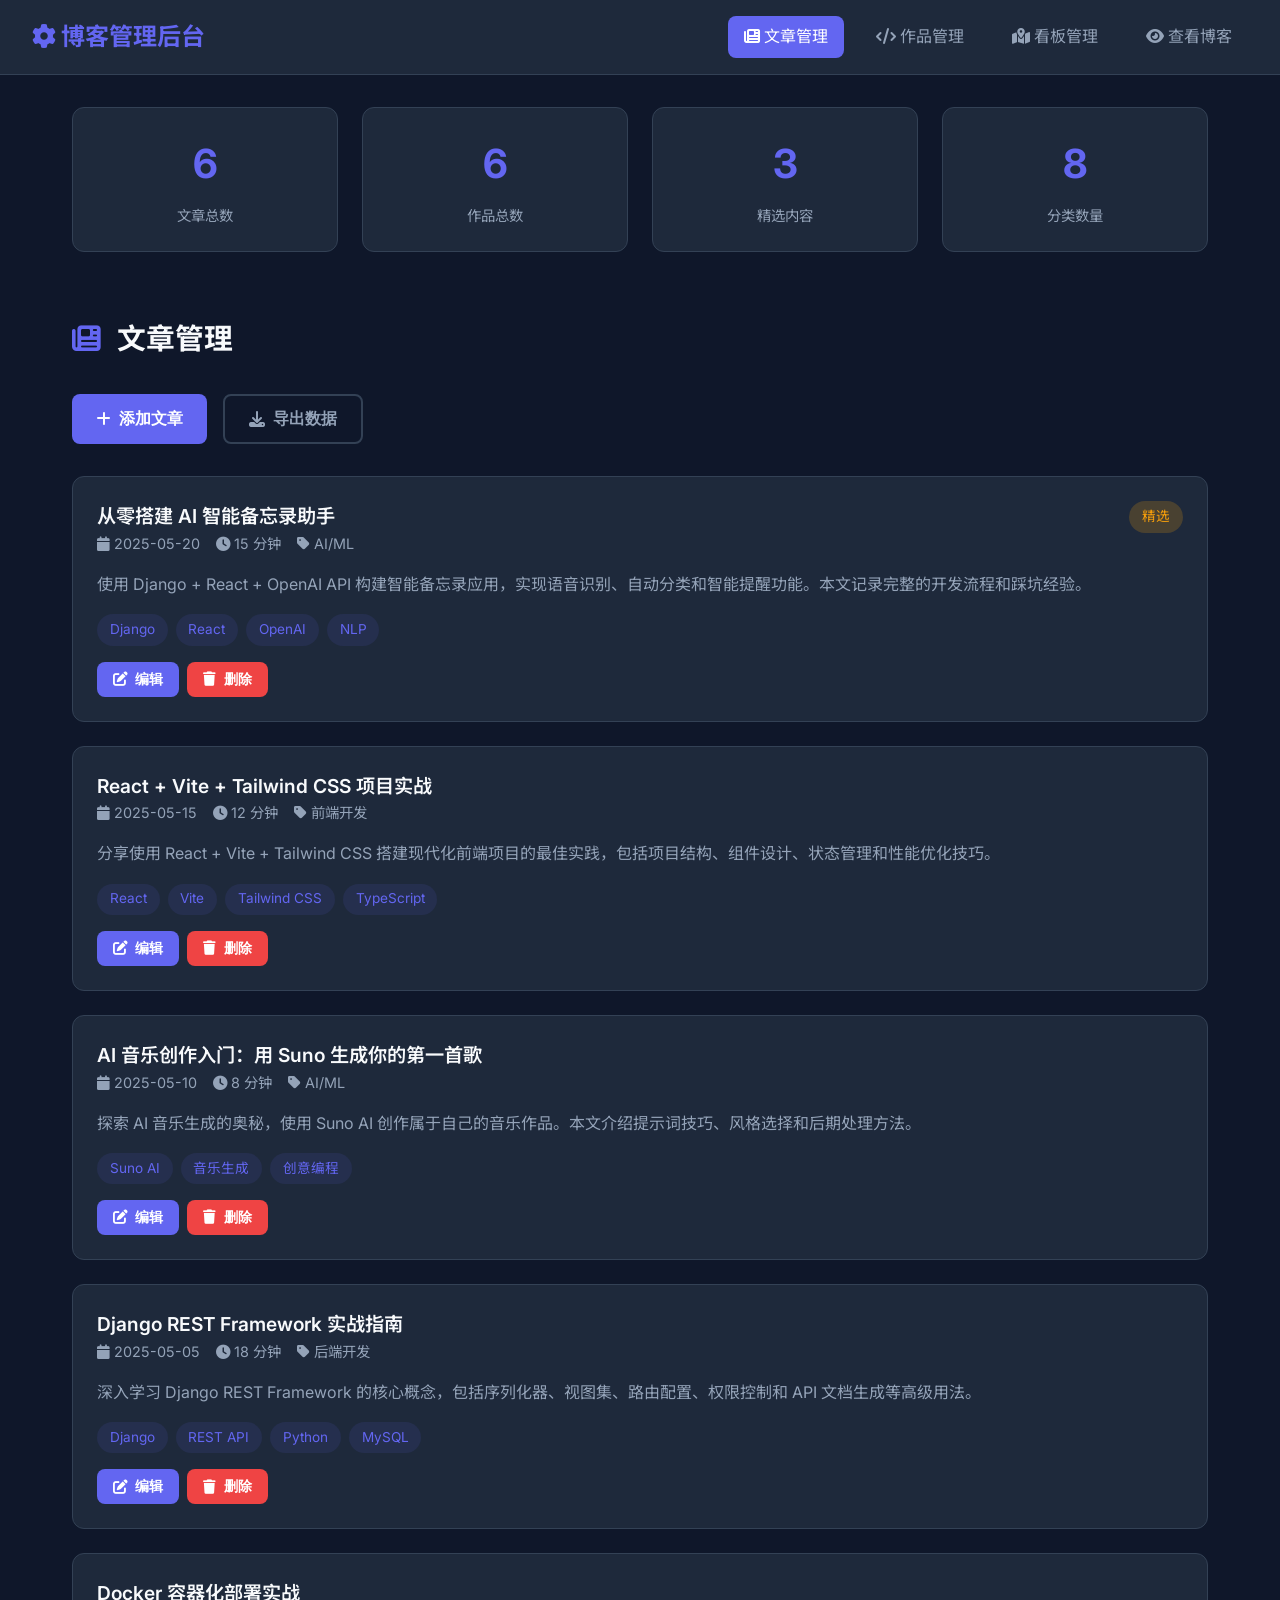
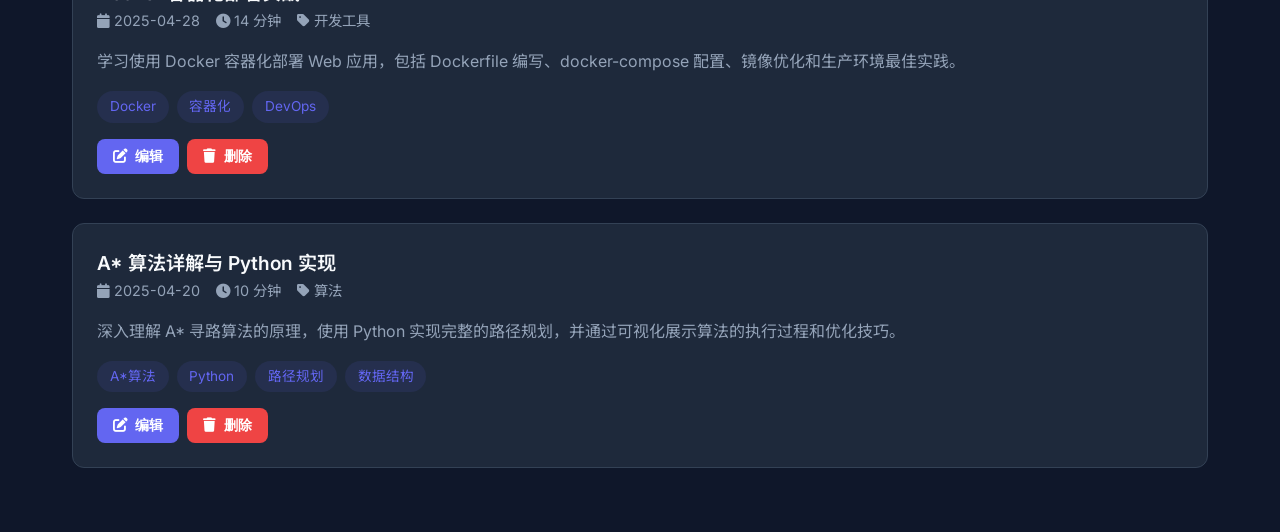
<file: admin.html>
<!DOCTYPE html>
<html lang="zh-CN">
<head>
    <meta charset="UTF-8">
    <meta name="viewport" content="width=device-width, initial-scale=1.0">
    <title>博客管理后台 - Jax</title>
    <link rel="preconnect" href="https://fonts.googleapis.com">
    <link href="https://fonts.googleapis.com/css2?family=Inter:wght@300;400;500;600;700&family=Noto+Sans+SC:wght@300;400;500;700&display=swap" rel="stylesheet">
    <link rel="stylesheet" href="https://cdnjs.cloudflare.com/ajax/libs/font-awesome/6.5.1/css/all.min.css">
    <style>
        :root {
            --bg-primary: #0f172a;
            --bg-secondary: #1e293b;
            --bg-tertiary: #334155;
            --text-primary: #f8fafc;
            --text-secondary: #94a3b8;
            --accent: #6366f1;
            --accent-secondary: #8b5cf6;
            --success: #10b981;
            --warning: #f59e0b;
            --danger: #ef4444;
            --border: #334155;
        }

        * {
            margin: 0;
            padding: 0;
            box-sizing: border-box;
        }

        body {
            font-family: 'Inter', 'Noto Sans SC', sans-serif;
            background: var(--bg-primary);
            color: var(--text-primary);
            line-height: 1.6;
        }

        .container {
            max-width: 1200px;
            margin: 0 auto;
            padding: 2rem;
        }

        /* 头部导航 */
        .admin-header {
            background: var(--bg-secondary);
            border-bottom: 1px solid var(--border);
            padding: 1rem 2rem;
            display: flex;
            justify-content: space-between;
            align-items: center;
        }

        .admin-logo {
            font-size: 1.5rem;
            font-weight: 700;
            color: var(--accent);
        }

        .admin-nav {
            display: flex;
            gap: 1rem;
        }

        .admin-nav a {
            color: var(--text-secondary);
            text-decoration: none;
            padding: 0.5rem 1rem;
            border-radius: 8px;
            transition: all 0.3s;
        }

        .admin-nav a:hover,
        .admin-nav a.active {
            background: var(--accent);
            color: white;
        }

        /* 主要内容 */
        .main-content {
            padding: 2rem 0;
        }

        .section-title {
            font-size: 1.8rem;
            font-weight: 700;
            margin-bottom: 2rem;
            color: var(--text-primary);
            display: flex;
            align-items: center;
            gap: 1rem;
        }

        .section-title i {
            color: var(--accent);
        }

        /* 操作按钮 */
        .actions {
            display: flex;
            gap: 1rem;
            margin-bottom: 2rem;
        }

        .btn {
            padding: 0.8rem 1.5rem;
            border: none;
            border-radius: 8px;
            font-size: 1rem;
            font-weight: 600;
            cursor: pointer;
            transition: all 0.3s;
            display: inline-flex;
            align-items: center;
            gap: 0.5rem;
        }

        .btn-primary {
            background: var(--accent);
            color: white;
        }

        .btn-primary:hover {
            background: var(--accent-secondary);
            transform: translateY(-2px);
        }

        .btn-success {
            background: var(--success);
            color: white;
        }

        .btn-success:hover {
            background: #059669;
        }

        .btn-danger {
            background: var(--danger);
            color: white;
        }

        .btn-danger:hover {
            background: #dc2626;
        }

        .btn-outline {
            background: transparent;
            border: 2px solid var(--border);
            color: var(--text-secondary);
        }

        .btn-outline:hover {
            border-color: var(--accent);
            color: var(--accent);
        }

        /* 内容卡片 */
        .content-grid {
            display: grid;
            gap: 1.5rem;
        }

        .content-card {
            background: var(--bg-secondary);
            border: 1px solid var(--border);
            border-radius: 12px;
            padding: 1.5rem;
            transition: all 0.3s;
        }

        .content-card:hover {
            border-color: var(--accent);
            transform: translateY(-2px);
        }

        .card-header {
            display: flex;
            justify-content: space-between;
            align-items: flex-start;
            margin-bottom: 1rem;
        }

        .card-title {
            font-size: 1.2rem;
            font-weight: 600;
            color: var(--text-primary);
        }

        .card-meta {
            display: flex;
            gap: 1rem;
            color: var(--text-secondary);
            font-size: 0.9rem;
        }

        .card-description {
            color: var(--text-secondary);
            margin-bottom: 1rem;
            line-height: 1.7;
        }

        .card-tags {
            display: flex;
            flex-wrap: wrap;
            gap: 0.5rem;
            margin-bottom: 1rem;
        }

        .tag {
            background: rgba(99, 102, 241, 0.1);
            color: var(--accent);
            padding: 0.3rem 0.8rem;
            border-radius: 20px;
            font-size: 0.85rem;
        }

        .card-actions {
            display: flex;
            gap: 0.5rem;
        }

        .btn-sm {
            padding: 0.5rem 1rem;
            font-size: 0.9rem;
        }

        /* 模态框 */
        .modal {
            display: none;
            position: fixed;
            top: 0;
            left: 0;
            right: 0;
            bottom: 0;
            background: rgba(0, 0, 0, 0.8);
            z-index: 1000;
            align-items: center;
            justify-content: center;
        }

        .modal.active {
            display: flex;
        }

        .modal-content {
            background: var(--bg-secondary);
            border-radius: 16px;
            padding: 2rem;
            width: 90%;
            max-width: 600px;
            max-height: 90vh;
            overflow-y: auto;
        }

        .modal-header {
            display: flex;
            justify-content: space-between;
            align-items: center;
            margin-bottom: 2rem;
        }

        .modal-title {
            font-size: 1.5rem;
            font-weight: 700;
        }

        .modal-close {
            background: none;
            border: none;
            color: var(--text-secondary);
            font-size: 1.5rem;
            cursor: pointer;
            padding: 0.5rem;
        }

        .modal-close:hover {
            color: var(--danger);
        }

        /* 表单 */
        .form-group {
            margin-bottom: 1.5rem;
        }

        .form-label {
            display: block;
            margin-bottom: 0.5rem;
            color: var(--text-primary);
            font-weight: 500;
        }

        .form-input,
        .form-textarea,
        .form-select {
            width: 100%;
            padding: 0.8rem 1rem;
            background: var(--bg-tertiary);
            border: 1px solid var(--border);
            border-radius: 8px;
            color: var(--text-primary);
            font-size: 1rem;
            font-family: inherit;
            transition: border-color 0.3s;
        }

        .form-input:focus,
        .form-textarea:focus,
        .form-select:focus {
            outline: none;
            border-color: var(--accent);
        }

        .form-textarea {
            min-height: 120px;
            resize: vertical;
        }

        .form-help {
            color: var(--text-secondary);
            font-size: 0.85rem;
            margin-top: 0.3rem;
        }

        /* 标签输入 */
        .tags-input {
            display: flex;
            flex-wrap: wrap;
            gap: 0.5rem;
            padding: 0.5rem;
            background: var(--bg-tertiary);
            border: 1px solid var(--border);
            border-radius: 8px;
            min-height: 50px;
        }

        .tags-input .tag {
            display: flex;
            align-items: center;
            gap: 0.3rem;
        }

        .tags-input .tag button {
            background: none;
            border: none;
            color: var(--accent);
            cursor: pointer;
            padding: 0;
            font-size: 0.9rem;
        }

        .tags-input input {
            flex: 1;
            min-width: 100px;
            background: none;
            border: none;
            color: var(--text-primary);
            font-size: 1rem;
            outline: none;
        }

        /* 统计信息 */
        .stats {
            display: grid;
            grid-template-columns: repeat(auto-fit, minmax(200px, 1fr));
            gap: 1.5rem;
            margin-bottom: 2rem;
        }

        .stat-card {
            background: var(--bg-secondary);
            border: 1px solid var(--border);
            border-radius: 12px;
            padding: 1.5rem;
            text-align: center;
        }

        .stat-number {
            font-size: 2.5rem;
            font-weight: 700;
            color: var(--accent);
            margin-bottom: 0.5rem;
        }

        .stat-label {
            color: var(--text-secondary);
            font-size: 0.9rem;
        }

        /* 响应式 */
        @media (max-width: 768px) {
            .container {
                padding: 1rem;
            }

            .admin-header {
                flex-direction: column;
                gap: 1rem;
            }

            .admin-nav {
                flex-wrap: wrap;
                justify-content: center;
            }

            .actions {
                flex-direction: column;
            }

            .btn {
                width: 100%;
                justify-content: center;
            }

            .stats {
                grid-template-columns: repeat(2, 1fr);
            }
        }

        /* 看板管理样式 */
        .roadmap-admin-phase {
            background: var(--bg-secondary);
            border: 1px solid var(--border);
            border-radius: 12px;
            margin-bottom: 1.5rem;
            overflow: hidden;
        }

        .roadmap-admin-header {
            display: flex;
            justify-content: space-between;
            align-items: center;
            padding: 1rem 1.5rem;
            background: linear-gradient(135deg, rgba(6, 182, 212, 0.08), rgba(99, 102, 241, 0.05));
            border-bottom: 1px solid var(--border);
        }

        .roadmap-admin-header h3 {
            margin: 0;
            font-size: 1.1rem;
            color: var(--text-primary);
            display: flex;
            align-items: center;
            gap: 0.5rem;
        }

        .roadmap-admin-header h3 i {
            color: var(--cyan);
        }

        .admin-phase-badge {
            font-family: 'JetBrains Mono', monospace;
            font-size: 0.85rem;
            color: var(--cyan);
            background: rgba(6, 182, 212, 0.1);
            padding: 0.3rem 0.8rem;
            border-radius: 20px;
            border: 1px solid rgba(6, 182, 212, 0.2);
        }

        .admin-kp-list, .admin-project-section, .admin-insights-section {
            padding: 1.5rem;
            border-bottom: 1px solid var(--border);
        }

        .admin-kp-list:last-child, .admin-project-section:last-child, .admin-insights-section:last-child {
            border-bottom: none;
        }

        .admin-kp-list h4, .admin-project-section h4, .admin-insights-section h4 {
            font-size: 0.95rem;
            color: var(--text-secondary);
            margin: 0 0 1rem 0;
            display: flex;
            align-items: center;
            gap: 0.5rem;
        }

        .admin-kp-list h4 i { color: var(--cyan); }
        .admin-project-section h4 i { color: var(--accent-light); }
        .admin-insights-section h4 i { color: var(--orange); }

        .admin-kp-item {
            display: flex;
            align-items: center;
            gap: 0.75rem;
            padding: 0.6rem 0;
            border-bottom: 1px solid rgba(255, 255, 255, 0.03);
        }

        .admin-kp-item:last-of-type {
            border-bottom: none;
        }

        .admin-kp-name {
            flex: 1;
            font-size: 0.9rem;
            color: var(--text-primary);
        }

        .admin-add-kp {
            display: flex;
            gap: 0.75rem;
            margin-top: 1rem;
            align-items: center;
        }

        .admin-add-kp .form-input {
            flex: 1;
        }

        @media (max-width: 768px) {
            .admin-kp-item {
                flex-wrap: wrap;
            }
            .admin-kp-name {
                width: 100%;
            }
            .admin-add-kp {
                flex-direction: column;
            }
            .admin-add-kp .btn {
                width: 100%;
            }
        }
    </style>
    </style>
</head>
<body>
    <!-- 头部导航 -->
    <header class="admin-header">
        <div class="admin-logo">
            <i class="fas fa-cog"></i> 博客管理后台
        </div>
        <nav class="admin-nav">
            <a href="#articles" class="active" onclick="showSection('articles')">
                <i class="fas fa-newspaper"></i> 文章管理
            </a>
            <a href="#works" onclick="showSection('works')">
                <i class="fas fa-code"></i> 作品管理
            </a>
            <a href="#roadmap" onclick="showSection('roadmap')">
                <i class="fas fa-map-marked-alt"></i> 看板管理
            </a>
            <a href="index.html">
                <i class="fas fa-eye"></i> 查看博客
            </a>
        </nav>
    </header>

    <div class="container">
        <!-- 统计信息 -->
        <div class="stats">
            <div class="stat-card">
                <div class="stat-number" id="articleCount">0</div>
                <div class="stat-label">文章总数</div>
            </div>
            <div class="stat-card">
                <div class="stat-number" id="workCount">0</div>
                <div class="stat-label">作品总数</div>
            </div>
            <div class="stat-card">
                <div class="stat-number" id="featuredCount">0</div>
                <div class="stat-label">精选内容</div>
            </div>
            <div class="stat-card">
                <div class="stat-number" id="categoryCount">0</div>
                <div class="stat-label">分类数量</div>
            </div>
        </div>

        <!-- 文章管理 -->
        <section id="articles-section" class="main-content">
            <h2 class="section-title">
                <i class="fas fa-newspaper"></i> 文章管理
            </h2>
            <div class="actions">
                <button class="btn btn-primary" onclick="openArticleModal()">
                    <i class="fas fa-plus"></i> 添加文章
                </button>
                <button class="btn btn-outline" onclick="exportData('articles')">
                    <i class="fas fa-download"></i> 导出数据
                </button>
            </div>
            <div class="content-grid" id="articlesList">
                <!-- 文章列表将通过 JavaScript 动态生成 -->
            </div>
        </section>

        <!-- 作品管理 -->
        <section id="works-section" class="main-content" style="display: none;">
            <h2 class="section-title">
                <i class="fas fa-code"></i> 作品管理
            </h2>
            <div class="actions">
                <button class="btn btn-primary" onclick="openWorkModal()">
                    <i class="fas fa-plus"></i> 添加作品
                </button>
                <button class="btn btn-outline" onclick="exportData('works')">
                    <i class="fas fa-download"></i> 导出数据
                </button>
            </div>
            <div class="content-grid" id="worksList">
                <!-- 作品列表将通过 JavaScript 动态生成 -->
            </div>
        </section>
    </div>


        <!-- 看板管理 -->
        <section id="roadmap-section" class="main-content" style="display: none;">
            <h2 class="section-title">
                <i class="fas fa-map-marked-alt"></i> AI Agent 看板管理
            </h2>
            <div class="actions">
                <button class="btn btn-outline" onclick="exportData('full')">
                    <i class="fas fa-download"></i> 导出完整数据
                </button>
            </div>
            <div id="roadmapEditor">
                <!-- 动态渲染 -->
            </div>
        </section>
    <!-- 文章编辑模态框 -->
    <div class="modal" id="articleModal">
        <div class="modal-content">
            <div class="modal-header">
                <h3 class="modal-title" id="articleModalTitle">添加文章</h3>
                <button class="modal-close" onclick="closeArticleModal()">&times;</button>
            </div>
            <form id="articleForm" onsubmit="saveArticle(event)">
                <input type="hidden" id="articleId">
                <div class="form-group">
                    <label class="form-label">文章标题 *</label>
                    <input type="text" class="form-input" id="articleTitle" required>
                </div>
                <div class="form-group">
                    <label class="form-label">文章摘要 *</label>
                    <textarea class="form-textarea" id="articleExcerpt" required></textarea>
                </div>
                <div class="form-group">
                    <label class="form-label">分类 *</label>
                    <select class="form-select" id="articleCategory" required>
                        <option value="ai">AI/ML</option>
                        <option value="frontend">前端开发</option>
                        <option value="backend">后端开发</option>
                        <option value="devops">开发工具</option>
                        <option value="algorithm">算法</option>
                    </select>
                </div>
                <div class="form-group">
                    <label class="form-label">发布日期 *</label>
                    <input type="date" class="form-input" id="articleDate" required>
                </div>
                <div class="form-group">
                    <label class="form-label">阅读时间</label>
                    <input type="text" class="form-input" id="articleReadTime" placeholder="例如：10 分钟">
                </div>
                <div class="form-group">
                    <label class="form-label">标签（用逗号分隔）</label>
                    <input type="text" class="form-input" id="articleTags" placeholder="例如：React, TypeScript, Vite">
                </div>
                <div class="form-group">
                    <label class="form-label">图标类名</label>
                    <input type="text" class="form-input" id="articleIcon" placeholder="例如：fas fa-brain">
                    <p class="form-help">使用 Font Awesome 图标类名</p>
                </div>
                <div class="form-group">
                    <label class="form-label">文章链接</label>
                    <input type="text" class="form-input" id="articleUrl" placeholder="https://...">
                </div>
                <div class="form-group">
                    <label class="form-label">
                        <input type="checkbox" id="articleFeatured"> 设为精选文章
                    </label>
                </div>
                <div class="actions">
                    <button type="submit" class="btn btn-success">
                        <i class="fas fa-save"></i> 保存
                    </button>
                    <button type="button" class="btn btn-outline" onclick="closeArticleModal()">
                        取消
                    </button>
                </div>
            </form>
        </div>
    </div>

    <!-- 作品编辑模态框 -->
    <div class="modal" id="workModal">
        <div class="modal-content">
            <div class="modal-header">
                <h3 class="modal-title" id="workModalTitle">添加作品</h3>
                <button class="modal-close" onclick="closeWorkModal()">&times;</button>
            </div>
            <form id="workForm" onsubmit="saveWork(event)">
                <input type="hidden" id="workId">
                <div class="form-group">
                    <label class="form-label">作品名称 *</label>
                    <input type="text" class="form-input" id="workTitle" required>
                </div>
                <div class="form-group">
                    <label class="form-label">作品描述 *</label>
                    <textarea class="form-textarea" id="workDescription" required></textarea>
                </div>
                <div class="form-group">
                    <label class="form-label">分类 *</label>
                    <select class="form-select" id="workCategory" required>
                        <option value="ai">AI/ML</option>
                        <option value="web">Web开发</option>
                        <option value="design">设计</option>
                        <option value="creative">创意</option>
                    </select>
                </div>
                <div class="form-group">
                    <label class="form-label">封面图片 URL</label>
                    <input type="text" class="form-input" id="workImage" placeholder="https://...">
                </div>
                <div class="form-group">
                    <label class="form-label">技术栈（用逗号分隔）</label>
                    <input type="text" class="form-input" id="workTech" placeholder="例如：React, Django, MySQL">
                </div>
                <div class="form-group">
                    <label class="form-label">GitHub 链接</label>
                    <input type="text" class="form-input" id="workGithub" placeholder="https://github.com/...">
                </div>
                <div class="form-group">
                    <label class="form-label">演示链接</label>
                    <input type="text" class="form-input" id="workDemo" placeholder="https://...">
                </div>
                <div class="form-group">
                    <label class="form-label">项目状态</label>
                    <select class="form-select" id="workStatus">
                        <option value="已上线">已上线</option>
                        <option value="已完成">已完成</option>
                        <option value="进行中">进行中</option>
                        <option value="持续更新">持续更新</option>
                    </select>
                </div>
                <div class="form-group">
                    <label class="form-label">
                        <input type="checkbox" id="workFeatured"> 设为精选作品
                    </label>
                </div>
                <div class="actions">
                    <button type="submit" class="btn btn-success">
                        <i class="fas fa-save"></i> 保存
                    </button>
                    <button type="button" class="btn btn-outline" onclick="closeWorkModal()">
                        取消
                    </button>
                </div>
            </form>
        </div>
    </div>

    <script>
        // 全局数据
        let blogData = {
            articles: [],
            works: [],
            categories: {},
            agentRoadmap: []
        };

        // 加载数据
        async function loadData() {
            try {
                const response = await fetch('data.json');
                blogData = await response.json();
                if (!blogData.agentRoadmap) blogData.agentRoadmap = [];
                renderArticles();
                renderWorks();
                renderRoadmapEditor();
                updateStats();
            } catch (error) {
                console.error('加载数据失败:', error);
                alert('加载数据失败，请刷新页面重试');
            }
        }

        // 保存数据到本地存储
        function saveToStorage() {
            localStorage.setItem('blogData', JSON.stringify(blogData));
        }

        // 从本地存储加载
        function loadFromStorage() {
            const stored = localStorage.getItem('blogData');
            if (stored) {
                blogData = JSON.parse(stored);
                if (!blogData.agentRoadmap) blogData.agentRoadmap = [];
                return true;
            }
            return false;
        }

        // 更新统计信息
        function updateStats() {
            document.getElementById('articleCount').textContent = blogData.articles.length;
            document.getElementById('workCount').textContent = blogData.works.length;
            
            const featured = blogData.articles.filter(a => a.featured).length + 
                           blogData.works.filter(w => w.featured).length;
            document.getElementById('featuredCount').textContent = featured;
            
            const categories = new Set([
                ...blogData.articles.map(a => a.category),
                ...blogData.works.map(w => w.category)
            ]);
            document.getElementById('categoryCount').textContent = categories.size;
        }

        // 切换栏目
        function showSection(section) {
            document.querySelectorAll('.main-content').forEach(el => {
                el.style.display = 'none';
            });
            document.getElementById(section + '-section').style.display = 'block';
            
            document.querySelectorAll('.admin-nav a').forEach(el => {
                el.classList.remove('active');
            });
            if (event && event.target) {
                event.target.closest('a').classList.add('active');
            }
        }

        // 渲染文章列表
        function renderArticles() {
            const container = document.getElementById('articlesList');
            container.innerHTML = blogData.articles.map(article => `
                <div class="content-card">
                    <div class="card-header">
                        <div>
                            <div class="card-title">${article.title}</div>
                            <div class="card-meta">
                                <span><i class="fas fa-calendar"></i> ${article.date}</span>
                                <span><i class="fas fa-clock"></i> ${article.readTime}</span>
                                <span><i class="fas fa-tag"></i> ${getCategoryName(article.category, 'articles')}</span>
                            </div>
                        </div>
                        ${article.featured ? '<span class="tag" style="background: rgba(245, 158, 11, 0.2); color: #f59e0b;">精选</span>' : ''}
                    </div>
                    <p class="card-description">${article.excerpt}</p>
                    <div class="card-tags">
                        ${article.tags.map(tag => `<span class="tag">${tag}</span>`).join('')}
                    </div>
                    <div class="card-actions">
                        <button class="btn btn-primary btn-sm" onclick="editArticle(${article.id})">
                            <i class="fas fa-edit"></i> 编辑
                        </button>
                        <button class="btn btn-danger btn-sm" onclick="deleteArticle(${article.id})">
                            <i class="fas fa-trash"></i> 删除
                        </button>
                    </div>
                </div>
            `).join('');
        }

        // 渲染作品列表
        function renderWorks() {
            const container = document.getElementById('worksList');
            container.innerHTML = blogData.works.map(work => `
                <div class="content-card">
                    <div class="card-header">
                        <div>
                            <div class="card-title">${work.title}</div>
                            <div class="card-meta">
                                <span><i class="fas fa-tag"></i> ${getCategoryName(work.category, 'works')}</span>
                                <span><i class="fas fa-circle" style="color: ${work.status === '已上线' ? '#10b981' : work.status === '进行中' ? '#f59e0b' : '#6366f1'}"></i> ${work.status}</span>
                            </div>
                        </div>
                        ${work.featured ? '<span class="tag" style="background: rgba(245, 158, 11, 0.2); color: #f59e0b;">精选</span>' : ''}
                    </div>
                    <p class="card-description">${work.description}</p>
                    <div class="card-tags">
                        ${work.tech.map(tag => `<span class="tag">${tag}</span>`).join('')}
                    </div>
                    <div class="card-actions">
                        <button class="btn btn-primary btn-sm" onclick="editWork(${work.id})">
                            <i class="fas fa-edit"></i> 编辑
                        </button>
                        <button class="btn btn-danger btn-sm" onclick="deleteWork(${work.id})">
                            <i class="fas fa-trash"></i> 删除
                        </button>
                        ${work.github ? `<a href="${work.github}" target="_blank" class="btn btn-outline btn-sm"><i class="fab fa-github"></i> GitHub</a>` : ''}
                    </div>
                </div>
            `).join('');
        }

        // 获取分类名称
        function getCategoryName(category, type) {
            return blogData.categories[type]?.[category] || category;
        }

        // ==================== 看板管理 ====================

        // 渲染看板编辑器
        function renderRoadmapEditor() {
            const container = document.getElementById('roadmapEditor');
            if (!container || !blogData.agentRoadmap) return;

            container.innerHTML = blogData.agentRoadmap.map((phase, phaseIdx) => {
                const total = phase.knowledgePoints.length;
                const done = phase.knowledgePoints.filter(kp => kp.status === '已完成').length;
                const percent = total > 0 ? Math.round((done / total) * 100) : 0;

                return `
                <div class="roadmap-admin-phase" data-phase-idx="${phaseIdx}">
                    <div class="roadmap-admin-header">
                        <h3>
                            <i class="${phase.icon || 'fas fa-brain'}"></i>
                            Phase ${phaseIdx + 1}：${phase.title}
                        </h3>
                        <span class="admin-phase-badge">${percent}% · ${done}/${total}</span>
                    </div>

                    <!-- 知识点列表 -->
                    <div class="admin-kp-list">
                        <h4><i class="fas fa-list-check"></i> 知识点管理</h4>
                        ${phase.knowledgePoints.map((kp, kpIdx) => `
                        <div class="admin-kp-item">
                            <span class="admin-kp-name">${kp.name}</span>
                            <select class="form-select admin-kp-status" 
                                onchange="updateKPStatus(${phaseIdx}, ${kpIdx}, this.value)"
                                style="width: auto; min-width: 100px;">
                                <option value="未开始" ${kp.status === '未开始' ? 'selected' : ''}>未开始</option>
                                <option value="进行中" ${kp.status === '进行中' ? 'selected' : ''}>进行中</option>
                                <option value="已完成" ${kp.status === '已完成' ? 'selected' : ''}>已完成</option>
                            </select>
                            <button class="btn btn-danger btn-sm" onclick="removeKP(${phaseIdx}, ${kpIdx})">
                                <i class="fas fa-times"></i>
                            </button>
                        </div>
                        `).join('')}
                        <div class="admin-add-kp">
                            <input type="text" class="form-input" id="newKP-${phaseIdx}" 
                                placeholder="输入新的知识点名称...">
                            <button class="btn btn-primary btn-sm" onclick="addKP(${phaseIdx})">
                                <i class="fas fa-plus"></i> 添加知识点
                            </button>
                        </div>
                    </div>

                    <!-- 项目信息 -->
                    <div class="admin-project-section">
                        <h4><i class="fas fa-code-branch"></i> 实战项目</h4>
                        <div class="form-group">
                            <label class="form-label">项目名称</label>
                            <input type="text" class="form-input" 
                                value="${phase.project?.projectName || ''}"
                                onchange="updateProject(${phaseIdx}, 'projectName', this.value)"
                                placeholder="项目名称">
                        </div>
                        <div class="form-group">
                            <label class="form-label">GitHub 链接</label>
                            <input type="text" class="form-input" 
                                value="${phase.project?.githubLink || ''}"
                                onchange="updateProject(${phaseIdx}, 'githubLink', this.value)"
                                placeholder="https://github.com/...">
                        </div>
                        <div class="form-group">
                            <label class="form-label">Demo 链接</label>
                            <input type="text" class="form-input" 
                                value="${phase.project?.demoLink || ''}"
                                onchange="updateProject(${phaseIdx}, 'demoLink', this.value)"
                                placeholder="https://...">
                        </div>
                    </div>

                    <!-- 学习感想 -->
                    <div class="admin-insights-section">
                        <h4><i class="fas fa-lightbulb"></i> 学习感想</h4>
                        <textarea class="form-textarea" 
                            onchange="updateInsights(${phaseIdx}, this.value)"
                            placeholder="记录本阶段的学习感想、反思日志..."
                            rows="4">${phase.insights || ''}</textarea>
                    </div>
                </div>`;
            }).join('');
        }

        // 更新知识点状态
        function updateKPStatus(phaseIdx, kpIdx, value) {
            blogData.agentRoadmap[phaseIdx].knowledgePoints[kpIdx].status = value;
            saveToStorage();
            renderRoadmapEditor();
        }

        // 添加知识点
        function addKP(phaseIdx) {
            const input = document.getElementById('newKP-' + phaseIdx);
            const name = input.value.trim();
            if (!name) { alert('请输入知识点名称'); return; }
            blogData.agentRoadmap[phaseIdx].knowledgePoints.push({
                name: name,
                status: '未开始'
            });
            input.value = '';
            saveToStorage();
            renderRoadmapEditor();
        }

        // 删除知识点
        function removeKP(phaseIdx, kpIdx) {
            if (confirm('确定要删除这个知识点吗？')) {
                blogData.agentRoadmap[phaseIdx].knowledgePoints.splice(kpIdx, 1);
                saveToStorage();
                renderRoadmapEditor();
            }
        }

        // 更新项目信息
        function updateProject(phaseIdx, field, value) {
            if (!blogData.agentRoadmap[phaseIdx].project) {
                blogData.agentRoadmap[phaseIdx].project = {};
            }
            blogData.agentRoadmap[phaseIdx].project[field] = value;
            saveToStorage();
        }

        // 更新感想
        function updateInsights(phaseIdx, value) {
            blogData.agentRoadmap[phaseIdx].insights = value;
            saveToStorage();
        }

        // ==================== 原有功能 ====================

        // 打开文章模态框
        function openArticleModal(article = null) {
            const modal = document.getElementById('articleModal');
            const title = document.getElementById('articleModalTitle');
            
            if (article) {
                title.textContent = '编辑文章';
                document.getElementById('articleId').value = article.id;
                document.getElementById('articleTitle').value = article.title;
                document.getElementById('articleExcerpt').value = article.excerpt;
                document.getElementById('articleCategory').value = article.category;
                document.getElementById('articleDate').value = article.date;
                document.getElementById('articleReadTime').value = article.readTime;
                document.getElementById('articleTags').value = article.tags.join(', ');
                document.getElementById('articleIcon').value = article.icon;
                document.getElementById('articleUrl').value = article.url;
                document.getElementById('articleFeatured').checked = article.featured;
            } else {
                title.textContent = '添加文章';
                document.getElementById('articleForm').reset();
                document.getElementById('articleDate').value = new Date().toISOString().split('T')[0];
            }
            
            modal.classList.add('active');
        }

        // 关闭文章模态框
        function closeArticleModal() {
            document.getElementById('articleModal').classList.remove('active');
        }

        // 保存文章
        function saveArticle(event) {
            event.preventDefault();
            
            const id = document.getElementById('articleId').value;
            const article = {
                id: id ? parseInt(id) : Date.now(),
                title: document.getElementById('articleTitle').value,
                excerpt: document.getElementById('articleExcerpt').value,
                category: document.getElementById('articleCategory').value,
                date: document.getElementById('articleDate').value,
                readTime: document.getElementById('articleReadTime').value || '5 分钟',
                tags: document.getElementById('articleTags').value.split(',').map(t => t.trim()).filter(t => t),
                icon: document.getElementById('articleIcon').value || 'fas fa-file-alt',
                url: document.getElementById('articleUrl').value || '#',
                featured: document.getElementById('articleFeatured').checked
            };

            if (id) {
                const index = blogData.articles.findIndex(a => a.id === parseInt(id));
                if (index !== -1) blogData.articles[index] = article;
            } else {
                blogData.articles.unshift(article);
            }

            saveToStorage();
            renderArticles();
            updateStats();
            closeArticleModal();
            alert(id ? '文章已更新' : '文章已添加');
        }

        // 编辑文章
        function editArticle(id) {
            const article = blogData.articles.find(a => a.id === id);
            if (article) openArticleModal(article);
        }

        // 删除文章
        function deleteArticle(id) {
            if (confirm('确定要删除这篇文章吗？')) {
                blogData.articles = blogData.articles.filter(a => a.id !== id);
                saveToStorage();
                renderArticles();
                updateStats();
                alert('文章已删除');
            }
        }

        // 打开作品模态框
        function openWorkModal(work = null) {
            const modal = document.getElementById('workModal');
            const title = document.getElementById('workModalTitle');
            
            if (work) {
                title.textContent = '编辑作品';
                document.getElementById('workId').value = work.id;
                document.getElementById('workTitle').value = work.title;
                document.getElementById('workDescription').value = work.description;
                document.getElementById('workCategory').value = work.category;
                document.getElementById('workImage').value = work.image;
                document.getElementById('workTech').value = work.tech.join(', ');
                document.getElementById('workGithub').value = work.github;
                document.getElementById('workDemo').value = work.demo;
                document.getElementById('workStatus').value = work.status;
                document.getElementById('workFeatured').checked = work.featured;
            } else {
                title.textContent = '添加作品';
                document.getElementById('workForm').reset();
            }
            
            modal.classList.add('active');
        }

        // 关闭作品模态框
        function closeWorkModal() {
            document.getElementById('workModal').classList.remove('active');
        }

        // 保存作品
        function saveWork(event) {
            event.preventDefault();
            
            const id = document.getElementById('workId').value;
            const work = {
                id: id ? parseInt(id) : Date.now(),
                title: document.getElementById('workTitle').value,
                description: document.getElementById('workDescription').value,
                category: document.getElementById('workCategory').value,
                image: document.getElementById('workImage').value || 'https://images.unsplash.com/photo-1461749280684-dccba630e2f6?w=800',
                tech: document.getElementById('workTech').value.split(',').map(t => t.trim()).filter(t => t),
                github: document.getElementById('workGithub').value || '#',
                demo: document.getElementById('workDemo').value || '#',
                status: document.getElementById('workStatus').value,
                featured: document.getElementById('workFeatured').checked
            };

            if (id) {
                const index = blogData.works.findIndex(w => w.id === parseInt(id));
                if (index !== -1) blogData.works[index] = work;
            } else {
                blogData.works.unshift(work);
            }

            saveToStorage();
            renderWorks();
            updateStats();
            closeWorkModal();
            alert(id ? '作品已更新' : '作品已添加');
        }

        // 编辑作品
        function editWork(id) {
            const work = blogData.works.find(w => w.id === id);
            if (work) openWorkModal(work);
        }

        // 删除作品
        function deleteWork(id) {
            if (confirm('确定要删除这个作品吗？')) {
                blogData.works = blogData.works.filter(w => w.id !== id);
                saveToStorage();
                renderWorks();
                updateStats();
                alert('作品已删除');
            }
        }

        // 导出数据（支持完整导出）
        function exportData(type) {
            let data, filename;
            if (type === 'full') {
                data = blogData;
                filename = 'data.json';
            } else if (type === 'articles') {
                data = blogData.articles;
                filename = 'articles_' + new Date().toISOString().split('T')[0] + '.json';
            } else {
                data = blogData.works;
                filename = 'works_' + new Date().toISOString().split('T')[0] + '.json';
            }
            const blob = new Blob([JSON.stringify(data, null, 2)], { type: 'application/json' });
            const url = URL.createObjectURL(blob);
            const a = document.createElement('a');
            a.href = url;
            a.download = filename;
            a.click();
            URL.revokeObjectURL(url);
        }

        // 初始化
        document.addEventListener('DOMContentLoaded', () => {
            if (!loadFromStorage()) {
                loadData();
            } else {
                renderArticles();
                renderWorks();
                renderRoadmapEditor();
                updateStats();
            }
        });
    </script>
</body>
</html>
</file>
